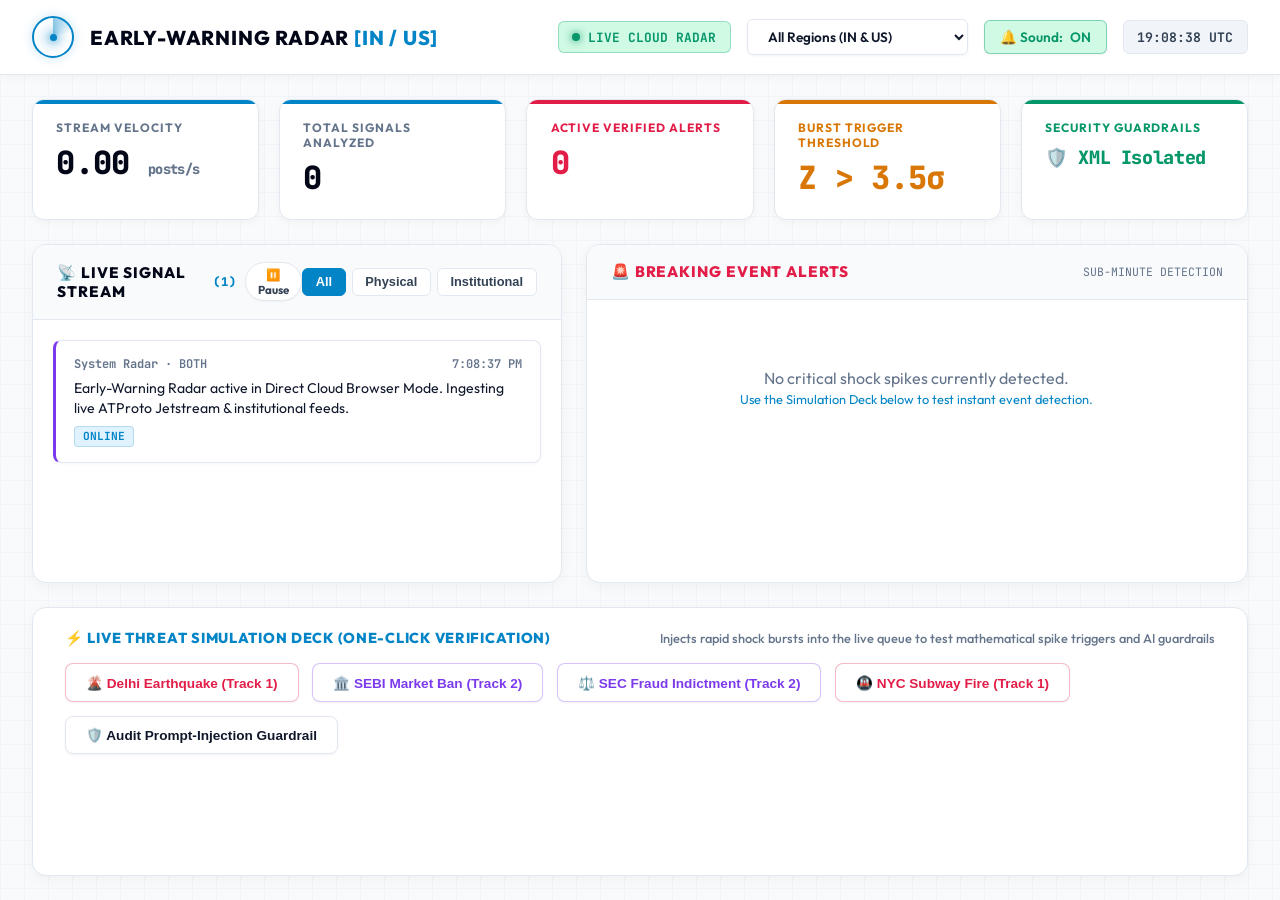
<file: index.html>
<!DOCTYPE html>
<html lang="en">
<head>
  <meta charset="UTF-8">
  <meta name="viewport" content="width=device-width, initial-scale=1.0">
  <title>Early-Warning Event & Trend Spike Detection Radar (India & USA)</title>
  
  <!-- Modern Clean Typography -->
  <link rel="preconnect" href="https://fonts.googleapis.com">
  <link rel="preconnect" href="https://fonts.gstatic.com" crossorigin>
  <link href="https://fonts.googleapis.com/css2?family=JetBrains+Mono:wght@400;500;600;700&family=Outfit:wght@400;500;600;700;800&display=swap" rel="stylesheet">
  
  <link rel="stylesheet" href="./styles.css">
</head>
<body>

  <!-- Top Navigation Bar -->
  <header>
    <div class="logo-group">
      <div class="radar-icon">
        <div class="radar-sweep"></div>
        <div class="radar-center-dot"></div>
      </div>
      <div>
        <h1>Early-Warning Radar <span>[IN / US]</span></h1>
      </div>
    </div>

    <div class="header-controls">
      <!-- Live Beacon -->
      <div class="status-beacon">
        <span class="beacon-dot"></span>
        <span id="beacon-text">STREAM ONLINE</span>
      </div>

      <!-- Clean Dropdown -->
      <select id="region-filter" class="custom-select-dark">
        <option value="ALL">All Regions (IN &amp; US)</option>
        <option value="India">India Only (BSE/RBI/SEBI)</option>
        <option value="USA">USA Only (SEC/DOJ/Wires)</option>
      </select>

      <!-- Audio Toggle -->
      <button id="audio-toggle" class="btn-toggle active-sound">
        🔔 Sound: <span id="sound-status">ON</span>
      </button>

      <!-- UTC Clock -->
      <div id="live-clock" class="clock-text">
        00:00:00 UTC
      </div>
    </div>
  </header>

  <!-- Telemetry Bar (The 5 Metric Cards) -->
  <section class="telemetry-bar">
    <div class="telemetry-card">
      <span class="telemetry-label">Stream Velocity</span>
      <span class="telemetry-value" id="stat-velocity">0.00 <span style="font-size: 0.85rem; color: var(--text-muted);">posts/s</span></span>
    </div>

    <div class="telemetry-card">
      <span class="telemetry-label">Total Signals Analyzed</span>
      <span class="telemetry-value" id="stat-total">0</span>
    </div>

    <div class="telemetry-card danger">
      <span class="telemetry-label" style="color: var(--color-rose);">Active Verified Alerts</span>
      <span class="telemetry-value" id="stat-alerts" style="color: var(--color-rose);">0</span>
    </div>

    <div class="telemetry-card warning">
      <span class="telemetry-label" style="color: var(--color-amber);">Burst Trigger Threshold</span>
      <span class="telemetry-value" id="stat-threshold" style="color: var(--color-amber);">Z &gt; 3.5σ</span>
    </div>

    <div class="telemetry-card success">
      <span class="telemetry-label" style="color: var(--color-emerald);">Security Guardrails</span>
      <span class="telemetry-value" style="font-size: 1.15rem; color: var(--color-emerald); display: flex; align-items: center; gap: 0.4rem; padding-top: 0.3rem;">
        🛡️ XML Isolated
      </span>
    </div>
  </section>

  <!-- Main Split Dashboard (The 2-Column Grid) -->
  <main class="dashboard-grid">

    <!-- Column 1: Live Signal Stream -->
    <section class="panel">
      <div class="panel-header">
        <div class="panel-title">
          <span>📡 Live Signal Stream</span>
          <span style="font-size: 0.75rem; color: var(--color-blue); font-family: var(--font-mono);" id="stream-count">(0)</span>
          <button id="feed-pause-btn" class="pause-feed-btn" title="Pause or Resume live stream scrolling">⏸️ Pause</button>
        </div>
        <div class="tab-btn-group">
          <button class="tab-btn active" id="tab-all" onclick="setTrackTab('ALL')">All</button>
          <button class="tab-btn" id="tab-organic" onclick="setTrackTab('organic')">Physical</button>
          <button class="tab-btn" id="tab-inst" onclick="setTrackTab('institutional')">Institutional</button>
        </div>
      </div>
      <div class="panel-scroll-container" id="stream-feed">
        <div style="text-align: center; color: var(--text-muted); padding: 3rem 1rem;">
          Connecting to Bluesky Jetstream &amp; Regulatory feeds...
        </div>
      </div>
    </section>

    <!-- Column 2: Breaking Verified Spike Alerts -->
    <section class="panel">
      <div class="panel-header">
        <div class="panel-title" style="color: var(--color-rose);">
          <span>🚨 Breaking Event Alerts</span>
        </div>
        <div style="font-size: 0.72rem; color: var(--text-muted); font-family: var(--font-mono);">
          SUB-MINUTE DETECTION
        </div>
      </div>
      <div class="panel-scroll-container" id="alerts-container">
        <div style="text-align: center; color: var(--text-muted); padding: 3rem 1rem;">
          No critical shock spikes currently detected.<br>
          <span style="font-size: 0.8rem; color: var(--color-blue);">Use the Simulation Deck below to test instant event detection.</span>
        </div>
      </div>
    </section>

    <!-- Simulation Control Deck -->
    <section class="sim-panel">
      <div class="sim-header">
        <span class="sim-title">
          ⚡ Live Threat Simulation Deck (One-Click Verification)
        </span>
        <span class="sim-subtitle">
          Injects rapid shock bursts into the live queue to test mathematical spike triggers and AI guardrails
        </span>
      </div>

      <div class="sim-btn-row">
        <button class="sim-btn danger" onclick="triggerSimulation('earthquake_delhi')">
          🌋 Delhi Earthquake (Track 1)
        </button>

        <button class="sim-btn purple" onclick="triggerSimulation('sebi_crackdown')">
          🏛️ SEBI Market Ban (Track 2)
        </button>

        <button class="sim-btn purple" onclick="triggerSimulation('sec_fraud_usa')">
          ⚖️ SEC Fraud Indictment (Track 2)
        </button>

        <button class="sim-btn danger" onclick="triggerSimulation('subway_fire_nyc')">
          🚇 NYC Subway Fire (Track 1)
        </button>

        <button class="sim-btn" onclick="triggerSimulation('prompt_injection_test')">
          🛡️ Audit Prompt-Injection Guardrail
        </button>
      </div>
    </section>

  </main>

  <script src="./app.js"></script>
</body>
</html>
</file>
<file: styles.css>
/* ==========================================================================
   HIGH-CONTRAST LIGHT THEME - CRISP WHITE & VIBRANT TACTICAL ACCENTS
   ========================================================================== */

:root {
  /* Crisp Light Surfaces */
  --bg-app: #f8fafc;
  --bg-card: #ffffff;
  --bg-card-elevated: #ffffff;
  --bg-card-hover: #f1f5f9;
  --bg-subtle: #f1f5f9;
  --bg-input: #ffffff;

  /* High-Contrast Sharp Borders */
  --border-card: #e2e8f0;
  --border-card-hover: #94a3b8;
  --border-accent: #0284c7;

  /* Bold High-Contrast Vectors */
  --color-blue: #0284c7;
  --color-blue-bg: #e0f2fe;
  --color-emerald: #059669;
  --color-emerald-bg: #d1fae5;
  --color-rose: #e11d48;
  --color-rose-bg: #ffe4e6;
  --color-amber: #d97706;
  --color-amber-bg: #fef3c7;
  --color-purple: #7c3aed;
  --color-purple-bg: #ede9fe;

  /* Deep High-Contrast Text */
  --text-primary: #0f172a;
  --text-secondary: #334155;
  --text-muted: #64748b;
  --text-highlight: #020617;

  /* Fonts */
  --font-main: 'Outfit', -apple-system, BlinkMacSystemFont, 'Segoe UI', Roboto, sans-serif;
  --font-mono: 'JetBrains Mono', monospace;
}

* {
  box-sizing: border-box;
  margin: 0;
  padding: 0;
}

body {
  background-color: var(--bg-app);
  background-image: 
    linear-gradient(#f1f5f9 1px, transparent 1px),
    linear-gradient(90deg, #f1f5f9 1px, transparent 1px);
  background-size: 24px 24px;
  color: var(--text-primary);
  font-family: var(--font-main);
  min-height: 100vh;
  display: flex;
  flex-direction: column;
  overflow-x: hidden;
  -webkit-font-smoothing: antialiased;
}

/* ==========================================================================
   HEADER
   ========================================================================== */

header {
  display: flex;
  justify-content: space-between;
  align-items: center;
  padding: 1rem 2rem;
  background: rgba(255, 255, 255, 0.95);
  backdrop-filter: blur(16px);
  border-bottom: 1.5px solid var(--border-card);
  position: sticky;
  top: 0;
  z-index: 100;
  box-shadow: 0 2px 10px rgba(0, 0, 0, 0.04);
}

.logo-group {
  display: flex;
  align-items: center;
  gap: 1rem;
}

.radar-icon {
  width: 42px;
  height: 42px;
  border-radius: 50%;
  border: 2px solid var(--color-blue);
  background: radial-gradient(circle, rgba(2, 132, 199, 0.15) 0%, transparent 70%);
  display: flex;
  align-items: center;
  justify-content: center;
  position: relative;
  box-shadow: 0 0 12px rgba(2, 132, 199, 0.2);
}

.radar-sweep {
  position: absolute;
  width: 100%;
  height: 100%;
  border-radius: 50%;
  background: conic-gradient(from 0deg, rgba(2, 132, 199, 0.45) 0deg, transparent 80deg, transparent 360deg);
  animation: sweepAnim 2.5s linear infinite;
}

.radar-center-dot {
  width: 7px;
  height: 7px;
  background: var(--color-blue);
  border-radius: 50%;
  box-shadow: 0 0 8px var(--color-blue);
  z-index: 2;
}

@keyframes sweepAnim {
  from { transform: rotate(0deg); }
  to { transform: rotate(360deg); }
}

h1 {
  font-size: 1.25rem;
  font-weight: 800;
  letter-spacing: 0.04em;
  text-transform: uppercase;
  color: var(--text-highlight);
}

h1 span {
  color: var(--color-blue);
}

.header-controls {
  display: flex;
  align-items: center;
  gap: 1rem;
}

.status-beacon {
  display: flex;
  align-items: center;
  gap: 0.5rem;
  font-size: 0.8rem;
  font-family: var(--font-mono);
  font-weight: 700;
  color: var(--color-emerald);
  background: var(--color-emerald-bg);
  padding: 0.4rem 0.85rem;
  border-radius: 6px;
  border: 1px solid rgba(5, 150, 105, 0.3);
}

.beacon-dot {
  width: 8px;
  height: 8px;
  background-color: var(--color-emerald);
  border-radius: 50%;
  box-shadow: 0 0 8px var(--color-emerald);
  animation: pulseBeacon 1.8s infinite ease-in-out;
}

@keyframes pulseBeacon {
  0%, 100% { opacity: 1; transform: scale(1); }
  50% { opacity: 0.4; transform: scale(0.85); }
}

/* Crisp Clean Select Dropdown */
.custom-select-dark {
  background-color: #ffffff;
  color: var(--text-primary);
  border: 1.5px solid var(--border-card);
  padding: 0.45rem 1rem;
  border-radius: 6px;
  font-family: var(--font-main);
  font-size: 0.85rem;
  font-weight: 600;
  cursor: pointer;
  outline: none;
  transition: all 0.2s ease;
  box-shadow: 0 1px 3px rgba(0, 0, 0, 0.05);
}

.custom-select-dark:hover, .custom-select-dark:focus {
  border-color: var(--color-blue);
  box-shadow: 0 0 0 3px rgba(2, 132, 199, 0.15);
}

.custom-select-dark option {
  background-color: #ffffff !important;
  color: #0f172a !important;
  padding: 0.5rem;
}

.btn-toggle {
  background: #ffffff;
  border: 1.5px solid var(--border-card);
  color: var(--text-primary);
  padding: 0.45rem 0.95rem;
  border-radius: 6px;
  cursor: pointer;
  font-family: var(--font-main);
  font-size: 0.85rem;
  font-weight: 600;
  transition: all 0.2s ease;
  display: flex;
  align-items: center;
  gap: 0.4rem;
  box-shadow: 0 1px 3px rgba(0, 0, 0, 0.05);
}

.btn-toggle:hover {
  background: #f8fafc;
  border-color: var(--border-card-hover);
}

.btn-toggle.active-sound {
  border-color: rgba(5, 150, 105, 0.4);
  color: var(--color-emerald);
  background: var(--color-emerald-bg);
}

.clock-text {
  font-family: var(--font-mono);
  font-size: 0.82rem;
  font-weight: 700;
  color: var(--text-secondary);
  background: var(--bg-subtle);
  border: 1px solid var(--border-card);
  padding: 0.45rem 0.85rem;
  border-radius: 6px;
}

/* ==========================================================================
   TELEMETRY STRIP (THE 5 CARDS)
   ========================================================================== */

.telemetry-bar {
  display: grid;
  grid-template-columns: repeat(auto-fit, minmax(200px, 1fr));
  gap: 1.25rem;
  padding: 1.5rem 2rem;
}

.telemetry-card {
  background: var(--bg-card);
  border: 1.5px solid var(--border-card);
  border-radius: 12px;
  padding: 1.25rem 1.45rem;
  display: flex;
  flex-direction: column;
  gap: 0.35rem;
  position: relative;
  overflow: hidden;
  box-shadow: 0 2px 8px rgba(0, 0, 0, 0.04);
  transition: all 0.2s ease;
}

.telemetry-card:hover {
  border-color: #cbd5e1;
  transform: translateY(-2px);
  box-shadow: 0 6px 16px rgba(0, 0, 0, 0.08);
}

.telemetry-card::before {
  content: '';
  position: absolute;
  top: 0;
  left: 0;
  width: 100%;
  height: 4px;
  background: var(--color-blue);
}

.telemetry-card.danger::before { background: var(--color-rose); }
.telemetry-card.warning::before { background: var(--color-amber); }
.telemetry-card.success::before { background: var(--color-emerald); }

.telemetry-label {
  font-size: 0.75rem;
  font-weight: 700;
  text-transform: uppercase;
  color: var(--text-muted);
  letter-spacing: 0.08em;
}

.telemetry-value {
  font-size: 2rem;
  font-weight: 800;
  font-family: var(--font-mono);
  color: var(--text-highlight);
  letter-spacing: -0.02em;
}

/* ==========================================================================
   MAIN DASHBOARD GRID (2 COLUMNS)
   ========================================================================== */

.dashboard-grid {
  display: grid;
  grid-template-columns: 1fr 1.25fr;
  gap: 1.5rem;
  padding: 0 2rem 1.5rem 2rem;
  flex: 1;
}

@media (max-width: 1100px) {
  .dashboard-grid {
    grid-template-columns: 1fr;
  }
}

.panel {
  background: var(--bg-card);
  border: 1.5px solid var(--border-card);
  border-radius: 14px;
  display: flex;
  flex-direction: column;
  overflow: hidden;
  box-shadow: 0 4px 14px rgba(0, 0, 0, 0.04);
}

.panel-header {
  padding: 1.1rem 1.5rem;
  border-bottom: 1.5px solid var(--border-card);
  display: flex;
  justify-content: space-between;
  align-items: center;
  background: #f8fafc;
}

.panel-title {
  font-size: 0.95rem;
  font-weight: 800;
  text-transform: uppercase;
  letter-spacing: 0.06em;
  display: flex;
  align-items: center;
  gap: 0.5rem;
  color: var(--text-highlight);
}

.pause-feed-btn {
  background: #ffffff;
  border: 1.5px solid var(--border-card);
  color: var(--text-secondary);
  font-family: var(--font-main);
  font-size: 0.72rem;
  font-weight: 700;
  padding: 0.22rem 0.65rem;
  border-radius: 999px;
  cursor: pointer;
  transition: all 0.2s ease;
  display: inline-flex;
  align-items: center;
  gap: 0.3rem;
  box-shadow: 0 1px 2px rgba(0, 0, 0, 0.04);
}

.pause-feed-btn:hover {
  background: #f1f5f9;
  border-color: var(--border-card-hover);
  color: var(--text-primary);
}

.pause-feed-btn.is-paused {
  background: var(--color-amber-bg);
  border-color: var(--color-amber);
  color: var(--color-amber);
}

.tab-btn-group {
  display: flex;
  gap: 0.35rem;
}

.tab-btn {
  background: #ffffff;
  border: 1px solid var(--border-card);
  color: var(--text-secondary);
  padding: 0.35rem 0.8rem;
  border-radius: 6px;
  font-size: 0.8rem;
  font-weight: 700;
  cursor: pointer;
  transition: all 0.15s ease;
}

.tab-btn:hover {
  color: var(--text-primary);
  background: #f1f5f9;
}

.tab-btn.active {
  background: var(--color-blue);
  border-color: var(--color-blue);
  color: #ffffff;
}

.panel-scroll-container {
  overflow-y: auto;
  padding: 1.25rem;
  display: flex;
  flex-direction: column;
  gap: 0.85rem;
  max-height: 580px;
}

.panel-scroll-container::-webkit-scrollbar {
  width: 6px;
}
.panel-scroll-container::-webkit-scrollbar-thumb {
  background: #cbd5e1;
  border-radius: 3px;
}

/* ==========================================================================
   BREAKING ALERT CARDS (RIGHT COLUMN)
   ========================================================================== */

.alert-card {
  background: #ffffff;
  border: 1.5px solid rgba(225, 29, 72, 0.3);
  border-radius: 10px;
  padding: 1.35rem;
  display: flex;
  flex-direction: column;
  gap: 0.75rem;
  position: relative;
  transition: all 0.2s ease;
  box-shadow: 0 2px 8px rgba(225, 29, 72, 0.06);
  animation: slideFadeIn 0.3s ease-out;
}

.alert-card::before {
  content: '';
  position: absolute;
  top: 0;
  left: 0;
  width: 4px;
  height: 100%;
  background: var(--color-rose);
}

.alert-card:hover {
  transform: translateY(-2px);
  border-color: var(--color-rose);
  box-shadow: 0 6px 18px rgba(225, 29, 72, 0.12);
}

.alert-card.institutional {
  border-color: rgba(124, 58, 237, 0.3);
  box-shadow: 0 2px 8px rgba(124, 58, 237, 0.06);
}

.alert-card.institutional::before {
  background: var(--color-purple);
}

.alert-card.institutional:hover {
  border-color: var(--color-purple);
  box-shadow: 0 6px 18px rgba(124, 58, 237, 0.14);
}

@keyframes slideFadeIn {
  from { opacity: 0; transform: translateY(-8px); }
  to { opacity: 1; transform: translateY(0); }
}

.alert-meta {
  display: flex;
  justify-content: space-between;
  align-items: center;
}

.alert-tags {
  display: flex;
  gap: 0.5rem;
  align-items: center;
  flex-wrap: wrap;
}

.badge-urgency {
  background: var(--color-rose);
  color: #ffffff;
  font-size: 0.72rem;
  font-weight: 800;
  padding: 0.25rem 0.6rem;
  border-radius: 4px;
  font-family: var(--font-mono);
  letter-spacing: 0.05em;
}

.alert-card.institutional .badge-urgency {
  background: var(--color-purple);
}

.tag-region {
  font-size: 0.72rem;
  padding: 0.25rem 0.6rem;
  border-radius: 4px;
  background: var(--color-blue-bg);
  border: 1px solid rgba(2, 132, 199, 0.25);
  color: var(--color-blue);
  font-weight: 700;
  font-family: var(--font-mono);
}

.tag-zscore {
  font-size: 0.72rem;
  font-family: var(--font-mono);
  font-weight: 800;
  color: var(--color-amber);
  background: var(--color-amber-bg);
  border: 1px solid rgba(217, 119, 6, 0.25);
  padding: 0.25rem 0.6rem;
  border-radius: 4px;
}

.alert-headline {
  font-size: 1.15rem;
  font-weight: 800;
  line-height: 1.4;
  color: var(--text-highlight);
}

.alert-summary {
  font-size: 0.9rem;
  color: var(--text-secondary);
  line-height: 1.5;
}

.alert-footer {
  display: flex;
  justify-content: space-between;
  align-items: center;
  font-size: 0.75rem;
  color: var(--text-muted);
  border-top: 1px solid var(--border-card);
  padding-top: 0.65rem;
}

.verifier-tag {
  color: var(--color-blue);
  font-family: var(--font-mono);
  font-size: 0.72rem;
  font-weight: 700;
  display: flex;
  align-items: center;
  gap: 0.35rem;
}

/* ==========================================================================
   FEED ITEMS (LEFT COLUMN)
   ========================================================================== */

.feed-item {
  background: #ffffff;
  border: 1.5px solid var(--border-card);
  border-left: 3.5px solid var(--color-blue);
  border-radius: 8px;
  padding: 0.95rem 1.1rem;
  display: flex;
  flex-direction: column;
  gap: 0.45rem;
  font-size: 0.88rem;
  transition: all 0.15s ease;
  box-shadow: 0 1px 4px rgba(0, 0, 0, 0.03);
}

.feed-item:hover {
  background: #f8fafc;
  transform: translateX(2px);
  border-color: #cbd5e1;
}

.feed-item.institutional {
  border-left-color: var(--color-purple);
}

.feed-header {
  display: flex;
  justify-content: space-between;
  font-size: 0.75rem;
  color: var(--text-muted);
  font-family: var(--font-mono);
  font-weight: 600;
}

.feed-text {
  color: var(--text-primary);
  line-height: 1.4;
}

.feed-tokens {
  display: flex;
  gap: 0.35rem;
  flex-wrap: wrap;
}

.feed-pill {
  font-size: 0.7rem;
  background: var(--color-blue-bg);
  color: var(--color-blue);
  border: 1px solid rgba(2, 132, 199, 0.2);
  padding: 0.15rem 0.5rem;
  border-radius: 4px;
  font-family: var(--font-mono);
  font-weight: 700;
}

/* ==========================================================================
   SIMULATION DECK (BOTTOM PANEL)
   ========================================================================== */

.sim-panel {
  grid-column: 1 / -1;
  background: var(--bg-card);
  border: 1.5px solid var(--border-card);
  border-radius: 14px;
  padding: 1.35rem 2rem;
  display: flex;
  flex-direction: column;
  gap: 1rem;
  box-shadow: 0 4px 14px rgba(0, 0, 0, 0.04);
}

.sim-header {
  display: flex;
  justify-content: space-between;
  align-items: center;
}

.sim-title {
  font-size: 0.9rem;
  font-weight: 800;
  text-transform: uppercase;
  letter-spacing: 0.05em;
  color: var(--color-blue);
  display: flex;
  align-items: center;
  gap: 0.5rem;
}

.sim-subtitle {
  font-size: 0.8rem;
  color: var(--text-muted);
  font-weight: 500;
}

.sim-btn-row {
  display: flex;
  gap: 0.85rem;
  flex-wrap: wrap;
}

.sim-btn {
  background: #ffffff;
  border: 1.5px solid var(--border-card);
  color: var(--text-primary);
  padding: 0.65rem 1.25rem;
  border-radius: 8px;
  font-size: 0.85rem;
  font-weight: 700;
  cursor: pointer;
  display: flex;
  align-items: center;
  gap: 0.5rem;
  transition: all 0.2s ease;
  box-shadow: 0 1px 3px rgba(0, 0, 0, 0.05);
}

.sim-btn:hover {
  background: var(--color-blue-bg);
  border-color: var(--color-blue);
  color: var(--color-blue);
  transform: translateY(-1px);
  box-shadow: 0 4px 10px rgba(2, 132, 199, 0.15);
}

.sim-btn.danger {
  border-color: rgba(225, 29, 72, 0.3);
  color: var(--color-rose);
}
.sim-btn.danger:hover {
  background: var(--color-rose-bg);
  border-color: var(--color-rose);
  color: var(--color-rose);
  box-shadow: 0 4px 10px rgba(225, 29, 72, 0.15);
}

.sim-btn.purple {
  border-color: rgba(124, 58, 237, 0.3);
  color: var(--color-purple);
}
.sim-btn.purple:hover {
  background: var(--color-purple-bg);
  border-color: var(--color-purple);
  color: var(--color-purple);
  box-shadow: 0 4px 10px rgba(124, 58, 237, 0.15);
}
</file>
